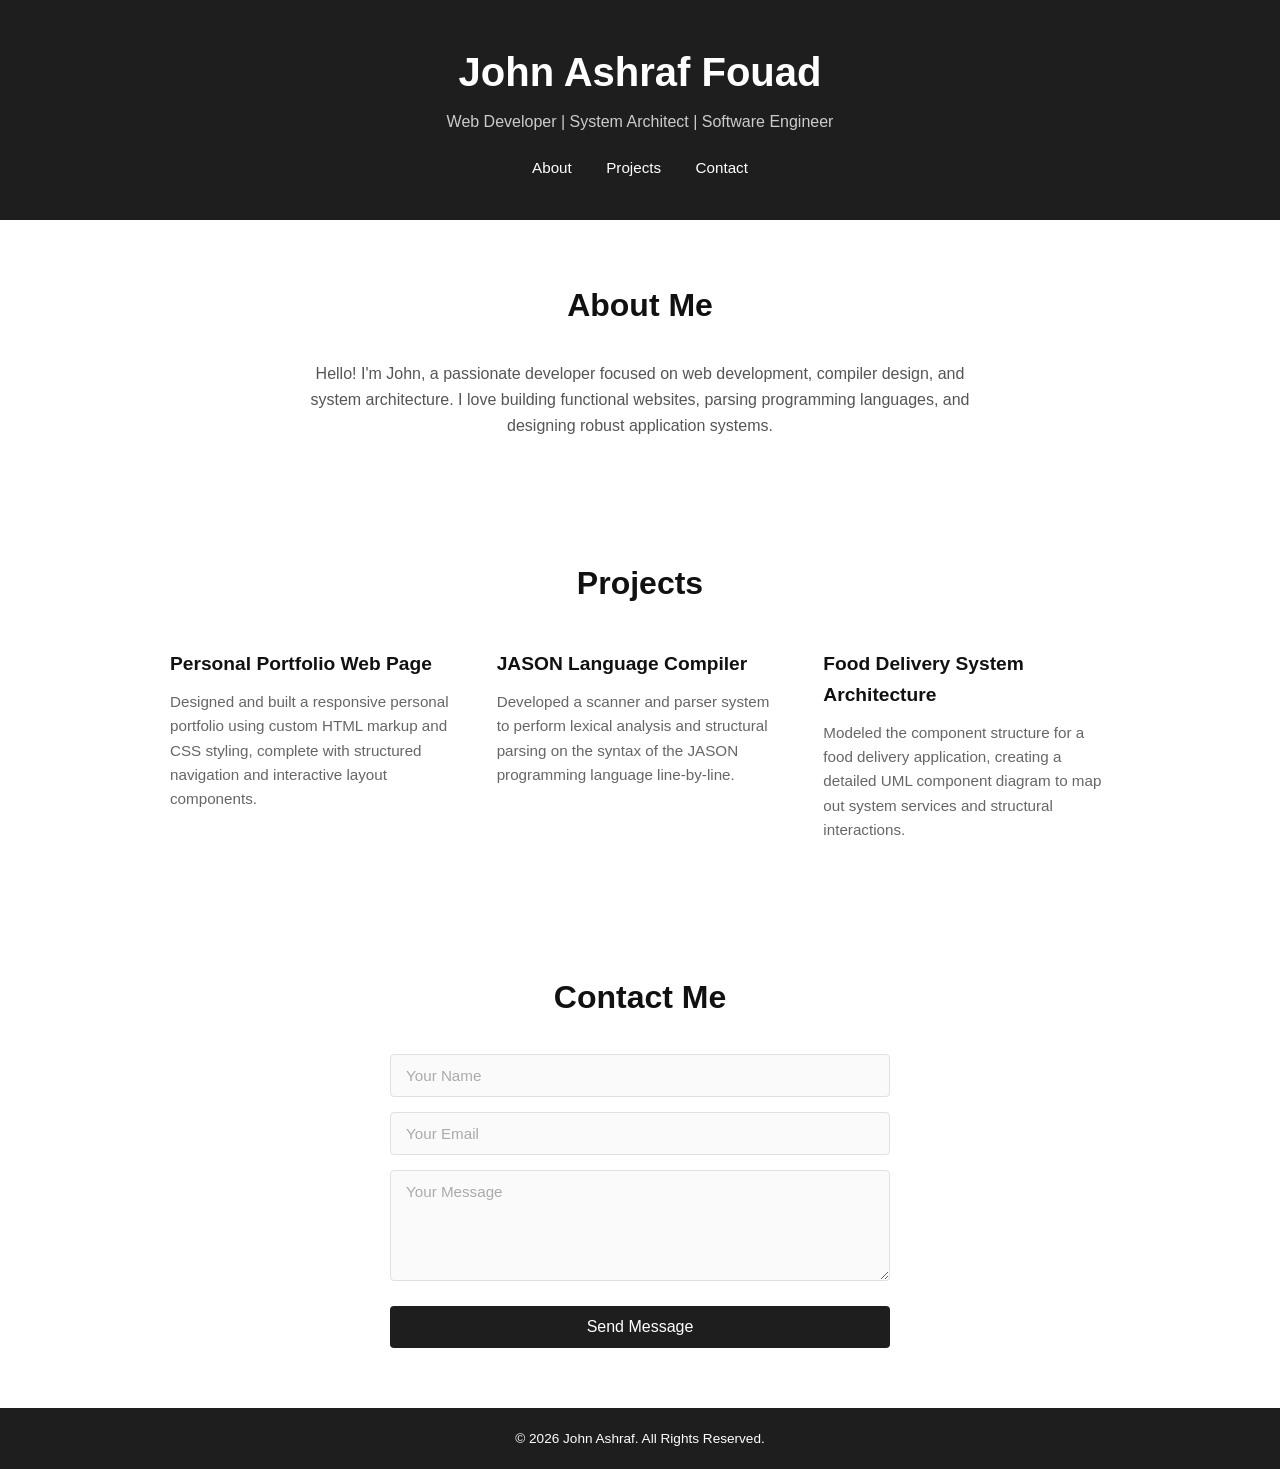
<file: 24P0355/index.html>
<!DOCTYPE html>
<html lang="en">
<head>
    <meta charset="UTF-8">
    <meta name="viewport" content="width=device-width, initial-scale=1.0">
    <title>John Doe - Portfolio</title>
    <link rel="stylesheet" href="styles.css">
</head>
<body>

    <!-- Header Section -->
    <header>
        <h1>John Ashraf Fouad</h1>
        <p class="subtitle">Web Developer | System Architect | Software Engineer</p>
        <nav>
            <a href="#about">About</a>
            <a href="#projects">Projects</a>
            <a href="#contact">Contact</a>
        </nav>
    </header>

    <!-- Main Content Container -->
    <main>
        <!-- About Me Section -->
        <section id="about" class="section">
            <h2>About Me</h2>
            <p class="about-text">
                Hello! I'm John, a passionate developer focused on web development, compiler design, and system architecture. 
                I love building functional websites, parsing programming languages, and designing robust application systems.
            </p>
        </section>

        <!-- Projects Section -->
        <section id="projects" class="section">
            <h2>Projects</h2>
            <div class="projects-container">
                <div class="project-card">
                    <h3>Personal Portfolio Web Page</h3>
                    <p>Designed and built a responsive personal portfolio using custom HTML markup and CSS styling, complete with structured navigation and interactive layout components.</p>
                </div>
                <div class="project-card">
                    <h3>JASON Language Compiler</h3>
                    <p>Developed a scanner and parser system to perform lexical analysis and structural parsing on the syntax of the JASON programming language line-by-line.</p>
                </div>
                <div class="project-card">
                    <h3>Food Delivery System Architecture</h3>
                    <p>Modeled the component structure for a food delivery application, creating a detailed UML component diagram to map out system services and structural interactions.</p>
                </div>
            </div>
        </section>

        <!-- Contact Me Section -->
        <section id="contact" class="section">
            <h2>Contact Me</h2>
            <form class="contact-form" action="#" method="post">
                <input type="text" placeholder="Your Name" required>
                <input type="email" placeholder="Your Email" required>
                <textarea rows="5" placeholder="Your Message" required></textarea>
                <button type="submit">Send Message</button>
            </form>
        </section>
    </main>

    <!-- Footer Section -->
    <footer>
        <p>&copy; 2026 John Ashraf. All Rights Reserved.</p>
    </footer>

</body>
</html>
</file>
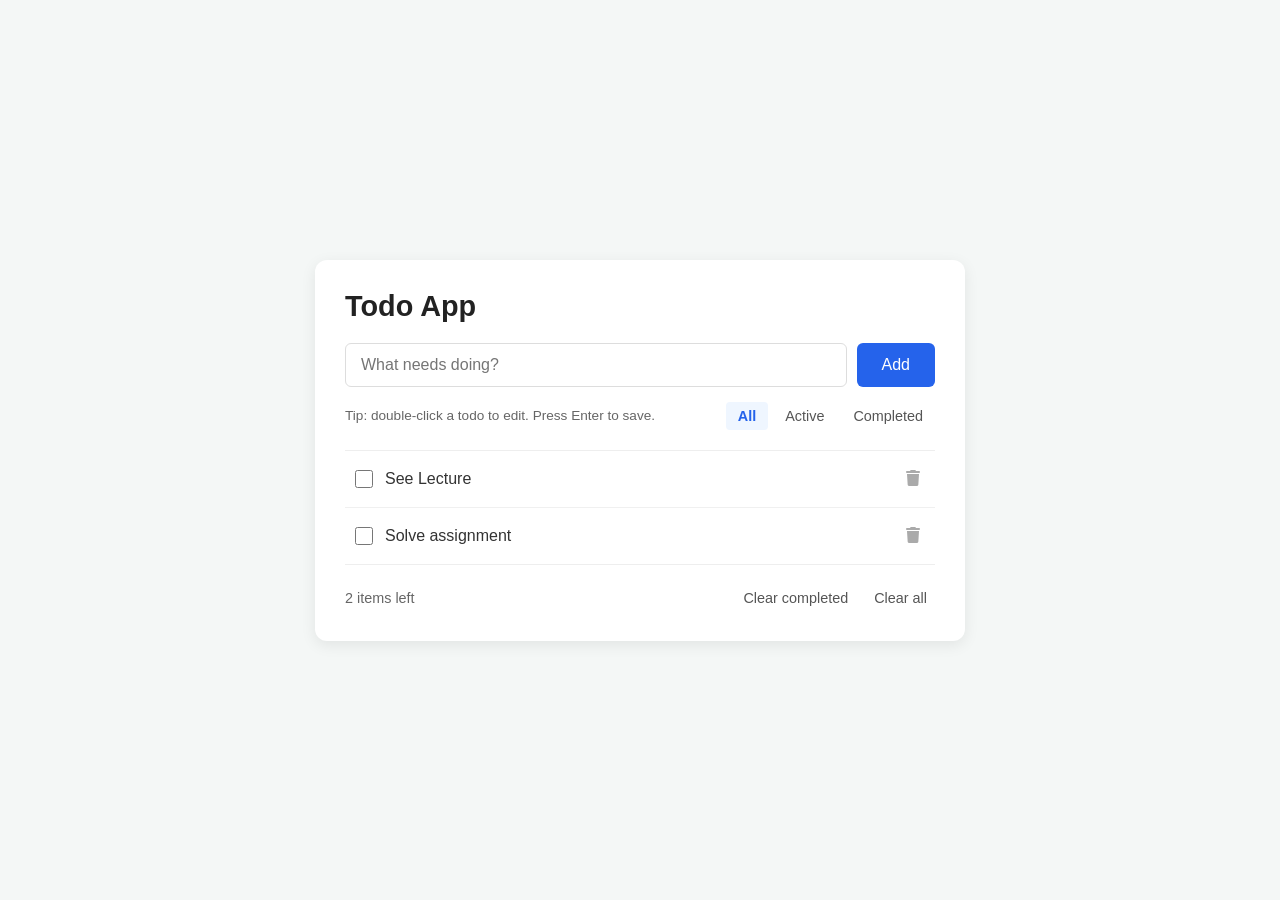
<file: Lab 4/index.html>
<!DOCTYPE html>
<html lang="en">
<head>
    <meta charset="UTF-8">
    <meta name="viewport" content="width=device-width, initial-scale=1.0">
    <title>Todo App</title>
    <link rel="stylesheet" href="styles.css">
    <!-- FontAwesome for delete icon -->
    <link rel="stylesheet" href="https://cdnjs.cloudflare.com/ajax/libs/font-awesome/6.4.0/css/all.min.css">
</head>
<body>

    <div class="todo-container">
        <h1>Todo App</h1>
        
        <!-- Input Section -->
        <div class="input-section">
            <input type="text" id="todo-input" placeholder="What needs doing?">
            <button id="add-btn">Add</button>
        </div>

        <!-- Controls & Filters Section -->
        <div class="controls-section">
            <p class="tip">Tip: double-click a todo to edit. Press Enter to save.</p>
            <div class="filter-buttons">
                <button class="filter-btn active" data-filter="all">All</button>
                <button class="filter-btn" data-filter="active">Active</button>
                <button class="filter-btn" data-filter="completed">Completed</button>
            </div>
        </div>

        <!-- Todo List -->
        <ul id="todo-list"></ul>

        <!-- Footer / Summary Section -->
        <div class="footer-section">
            <span id="items-left">0 items left</span>
            <div class="action-buttons">
                <button id="clear-completed">Clear completed</button>
                <button id="clear-all">Clear all</button>
            </div>
        </div>
    </div>

    <script src="script.js"></script>
</body>
</html>
</file>
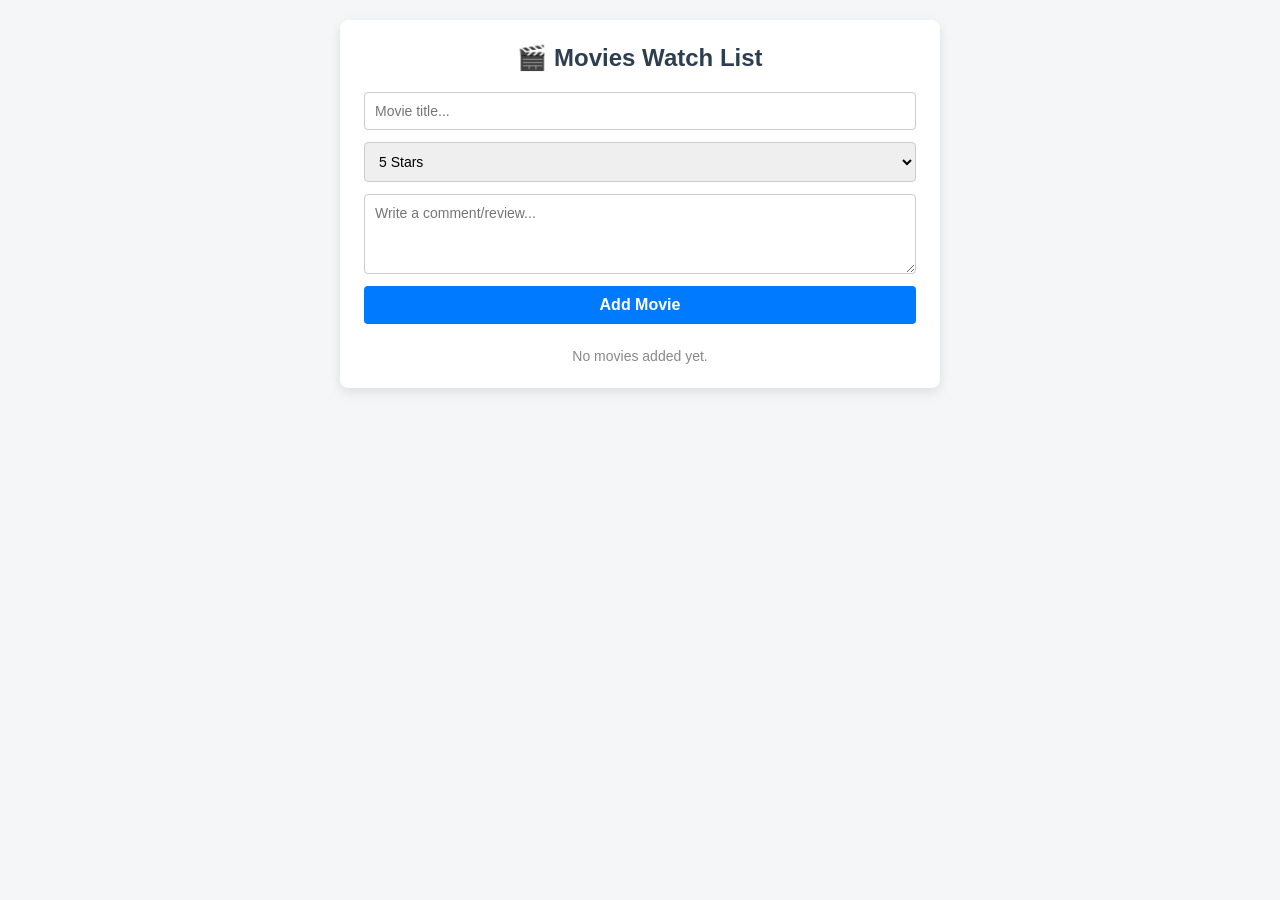
<file: Lab 5/index.html>
<!DOCTYPE html>
<html lang="en">
<head>
  <meta charset="UTF-8">
  <meta name="viewport" content="width=device-width, initial-scale=1.0">
  <title>Movies Watch List - Lab Task 1</title>
  <link rel="stylesheet" href="styles.css">
</head>
<body>

  <div class="container">
    <h1>🎬 Movies Watch List</h1>

    <div class="form-group">
      <input type="text" id="movieTitle" placeholder="Movie title..." />
      
      <select id="movieRating">
        <option value="1">1 Star</option>
        <option value="2">2 Stars</option>
        <option value="3">3 Stars</option>
        <option value="4">4 Stars</option>
        <option value="5" selected>5 Stars</option>
      </select>

      <textarea id="movieReview" placeholder="Write a comment/review..."></textarea>
      
      <button class="add-btn" id="addBtn">Add Movie</button>
    </div>

    <div class="movie-list" id="movieList">
      <p class="empty-msg" id="emptyMsg">No movies added yet.</p>
    </div>
  </div>

  <script src="script.js"></script>
</body>
</html>
</file>
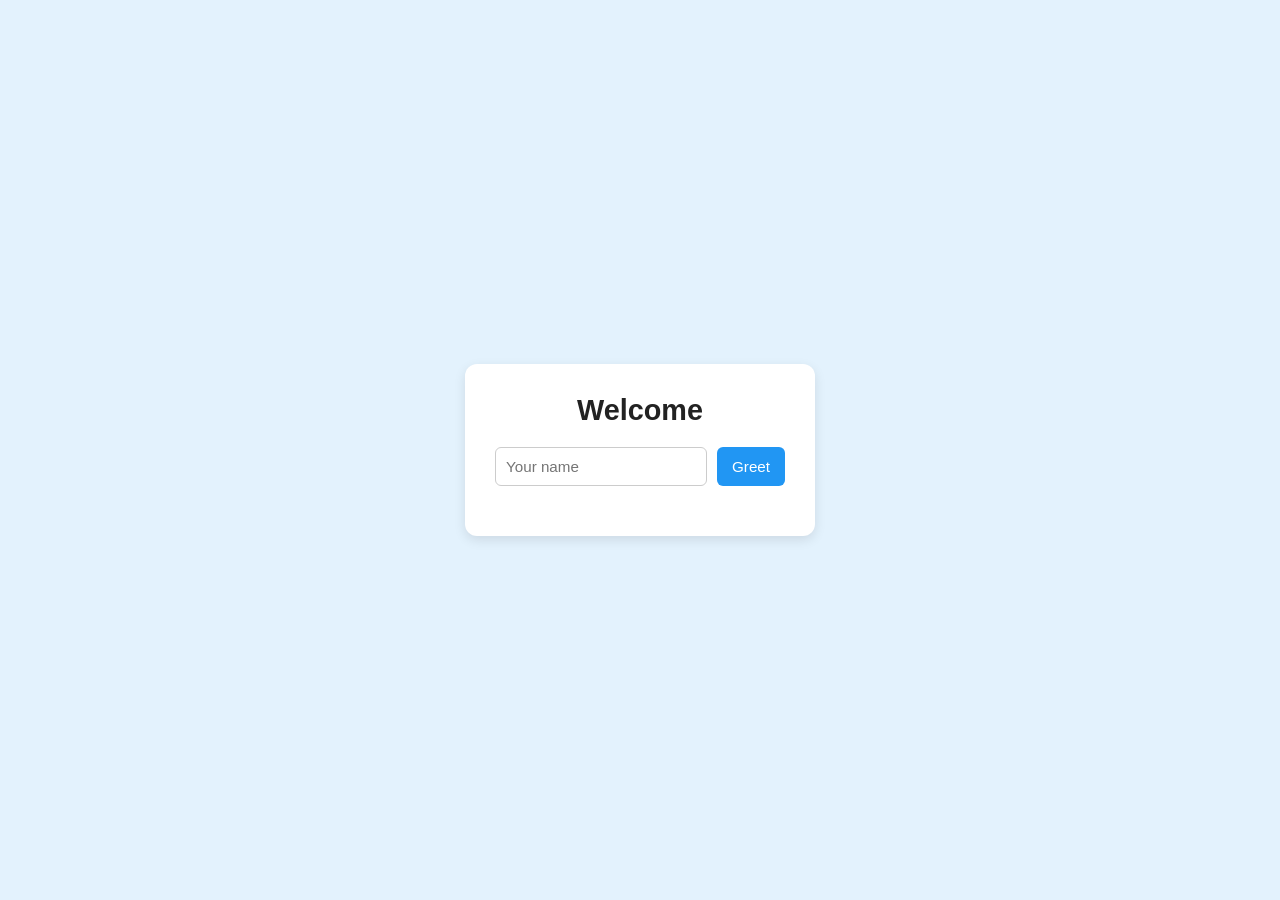
<file: Lab3/new 2.html>
<!doctype html>
<html lang="en">
<head>
    <meta charset="UTF-8">
    <meta name="viewport" content="width=device-width, initial-scale=1.0">
    <title>Greet & Goodbye Demo</title>
    <link rel="stylesheet" href="syles2.css">
</head>
<body>

    <div class="container">
        <h1 id="title">Welcome</h1>
        <div class="input-area">
            <input type="text" id="name" placeholder="Your name">
            <button id="greet">Greet</button>
        </div>
        <ul id="list"></ul>
    </div>

    <script src="javascript.js"></script>
</body>
</html>
</file>
<file: 24P0355/styles.css>
/* Reset default browser margins and padding */
* {
    margin: 0;
    padding: 0;
    box-sizing: border-box;
    font-family: Arial, sans-serif;
}

body {
    background-color: #ffffff;
    color: #333333;
    line-height: 1.6;
}

/* Header Styling */
header {
    background-color: #1e1e1e;
    color: #ffffff;
    text-align: center;
    padding: 40px 20px;
}

header h1 {
    font-size: 2.5rem;
    font-weight: bold;
    margin-bottom: 5px;
}

header .subtitle {
    font-size: 1rem;
    color: #cccccc;
    margin-bottom: 20px;
}

header nav a {
    color: #ffffff;
    text-decoration: none;
    margin: 0 15px;
    font-size: 0.95rem;
}

header nav a:hover {
    text-decoration: underline;
}

/* General Section Layout */
.section {
    padding: 60px 20px;
    text-align: center;
    max-width: 1000px;
    margin: 0 auto;
}

.section h2 {
    font-size: 2rem;
    font-weight: bold;
    margin-bottom: 30px;
    color: #111111;
}

/* About Me Section */
.about-text {
    max-width: 700px;
    margin: 0 auto;
    color: #555555;
    font-size: 1rem;
}

/* Projects Section Layout */
.projects-container {
    display: flex;
    justify-content: space-between;
    gap: 20px;
    flex-wrap: wrap;
}

.project-card {
    flex: 1;
    min-width: 250px;
    text-align: left;
    padding: 10px;
}

.project-card h3 {
    font-size: 1.2rem;
    margin-bottom: 10px;
    color: #111111;
}

.project-card p {
    color: #666666;
    font-size: 0.95rem;
}

/* Contact Form Styling */
.contact-form {
    max-width: 500px;
    margin: 0 auto;
    display: flex;
    flex-direction: column;
    gap: 15px;
}

.contact-form input,
.contact-form textarea {
    width: 100%;
    padding: 12px 15px;
    border: 1px solid #e0e0e0;
    border-radius: 4px;
    background-color: #fafafa;
    font-size: 0.95rem;
    color: #333333;
}

.contact-form input::placeholder,
.contact-form textarea::placeholder {
    color: #aaa;
}

.contact-form button {
    background-color: #1e1e1e;
    color: #ffffff;
    border: none;
    padding: 12px;
    border-radius: 4px;
    font-size: 1rem;
    cursor: pointer;
    margin-top: 10px;
}

.contact-form button:hover {
    background-color: #333333;
}

/* Footer Styling */
footer {
    background-color: #1e1e1e;
    color: #ffffff;
    text-align: center;
    padding: 20px;
    font-size: 0.85rem;
}
</file>
<file: Lab 4/styles.css>
* {
    margin: 0;
    padding: 0;
    box-sizing: border-box;
    font-family: Arial, sans-serif;
}

body {
    background-color: #f4f7f6;
    display: flex;
    justify-content: center;
    align-items: center;
    min-height: 100vh;
    padding: 20px;
}

.todo-container {
    background-color: #ffffff;
    width: 100%;
    max-width: 650px;
    padding: 30px;
    border-radius: 12px;
    box-shadow: 0 4px 15px rgba(0, 0, 0, 0.08);
}

h1 {
    font-size: 1.8rem;
    color: #222;
    margin-bottom: 20px;
}

.input-section {
    display: flex;
    gap: 10px;
    margin-bottom: 15px;
}

#todo-input {
    flex: 1;
    padding: 12px 15px;
    border: 1px solid #ddd;
    border-radius: 6px;
    font-size: 1rem;
    outline: none;
    transition: border-color 0.2s;
}

#todo-input:focus {
    border-color: #2563eb;
}

#add-btn {
    background-color: #2563eb;
    color: white;
    border: none;
    padding: 0 25px;
    border-radius: 6px;
    font-size: 1rem;
    cursor: pointer;
    transition: background-color 0.2s;
}

#add-btn:hover {
    background-color: #1d4ed8;
}

.controls-section {
    display: flex;
    justify-content: space-between;
    align-items: center;
    margin-bottom: 20px;
    flex-wrap: wrap;
    gap: 10px;
}

.tip {
    font-size: 0.85rem;
    color: #666;
}

.filter-buttons {
    display: flex;
    gap: 5px;
}

.filter-btn {
    background: transparent;
    border: none;
    padding: 6px 12px;
    border-radius: 4px;
    font-size: 0.9rem;
    cursor: pointer;
    color: #555;
}

.filter-btn.active {
    background-color: #eff6ff;
    color: #2563eb;
    font-weight: bold;
}

#todo-list {
    list-style: none;
    max-height: 300px;
    overflow-y: auto;
    margin-bottom: 20px;
    border-top: 1px solid #eee;
    border-bottom: 1px solid #eee;
}

.todo-item {
    display: flex;
    align-items: center;
    justify-content: space-between;
    padding: 14px 10px;
    border-bottom: 1px solid #f0f0f0;
}

.todo-item:last-child {
    border-bottom: none;
}

.todo-left {
    display: flex;
    align-items: center;
    gap: 12px;
    flex: 1;
}

.todo-checkbox {
    width: 18px;
    height: 18px;
    cursor: pointer;
}

.todo-text {
    font-size: 1rem;
    color: #333;
    flex: 1;
    word-break: break-word;
    cursor: pointer;
}

.todo-item.completed .todo-text {
    text-decoration: line-through;
    color: #999;
}

.delete-btn {
    background: transparent;
    border: none;
    color: #aaa;
    cursor: pointer;
    font-size: 1rem;
    padding: 5px;
    transition: color 0.2s;
}

.delete-btn:hover {
    color: #ef4444;
}

.edit-input {
    flex: 1;
    padding: 6px 10px;
    font-size: 1rem;
    border: 1px solid #2563eb;
    border-radius: 4px;
    outline: none;
}

.footer-section {
    display: flex;
    justify-content: space-between;
    align-items: center;
    font-size: 0.9rem;
    color: #666;
}

.action-buttons {
    display: flex;
    gap: 10px;
}

.action-buttons button {
    background: transparent;
    border: none;
    color: #555;
    cursor: pointer;
    font-size: 0.9rem;
    padding: 5px 8px;
    border-radius: 4px;
    transition: background-color 0.2s;
}

.action-buttons button:hover {
    background-color: #f3f4f6;
    color: #111;
}
</file>
<file: Lab 5/styles.css>
* {
  box-sizing: border-box;
  margin: 0;
  padding: 0;
  font-family: Arial, sans-serif;
}

body {
  background-color: #f4f6f8;
  color: #333;
  padding: 20px;
  display: flex;
  justify-content: center;
}

.container {
  width: 100%;
  max-width: 600px;
  background: white;
  padding: 24px;
  border-radius: 8px;
  box-shadow: 0 4px 12px rgba(0, 0, 0, 0.1);
}

h1 {
  margin-bottom: 20px;
  font-size: 24px;
  color: #2c3e50;
  text-align: center;
}

.form-group {
  display: flex;
  flex-direction: column;
  gap: 12px;
  margin-bottom: 24px;
}

input, select, textarea {
  width: 100%;
  padding: 10px;
  border: 1px solid #ccc;
  border-radius: 4px;
  font-size: 14px;
}

textarea {
  resize: vertical;
  height: 80px;
}

button.add-btn {
  background-color: #007bff;
  color: white;
  border: none;
  padding: 10px 16px;
  border-radius: 4px;
  cursor: pointer;
  font-size: 16px;
  font-weight: bold;
}

button.add-btn:hover {
  background-color: #0056b3;
}

.movie-list {
  display: flex;
  flex-direction: column;
  gap: 12px;
}

.movie-card {
  background: #fafafa;
  border: 1px solid #e0e0e0;
  border-radius: 6px;
  padding: 16px;
  display: flex;
  justify-content: space-between;
  align-items: flex-start;
}

.movie-info h3 {
  font-size: 18px;
  margin-bottom: 4px;
  color: #111;
}

.stars {
  color: #ffb400;
  font-size: 16px;
  margin-bottom: 8px;
}

.review {
  font-size: 14px;
  color: #555;
  font-style: italic;
}

.delete-btn {
  background-color: #dc3545;
  color: white;
  border: none;
  padding: 6px 12px;
  border-radius: 4px;
  cursor: pointer;
  font-size: 12px;
}

.delete-btn:hover {
  background-color: #bd2130;
}

.empty-msg {
  text-align: center;
  color: #888;
  font-size: 14px;
}
</file>
<file: Lab3/syles2.css>
* {
    margin: 0;
    padding: 0;
    box-sizing: border-box;
    font-family: Arial, sans-serif;
}

body {
    background-color: #e3f2fd;
    display: flex;
    justify-content: center;
    align-items: center;
    height: 100vh;
}

.container {
    background-color: #ffffff;
    padding: 30px;
    border-radius: 12px;
    box-shadow: 0 4px 12px rgba(0, 0, 0, 0.1);
    width: 350px;
    text-align: center;
}

h1 {
    font-size: 1.8rem;
    margin-bottom: 20px;
    color: #222222;
}

.input-area {
    display: flex;
    gap: 10px;
    margin-bottom: 20px;
}

input {
    flex: 1;
    padding: 10px;
    border: 1px solid #ccc;
    border-radius: 6px;
    font-size: 0.95rem;
}

button {
    background-color: #2196f3;
    color: white;
    border: none;
    padding: 10px 15px;
    border-radius: 6px;
    cursor: pointer;
    font-size: 0.95rem;
}

button:hover {
    background-color: #1976d2;
}

ul {
    list-style-type: none;
    padding: 0;
}

li {
    background-color: #e3f2fd;
    padding: 10px;
    margin-bottom: 8px;
    border-radius: 6px;
    cursor: pointer;
    color: #333;
    font-size: 0.95rem;
    transition: background-color 0.2s;
}

li:hover {
    background-color: #bbdefb;
}
</file>
